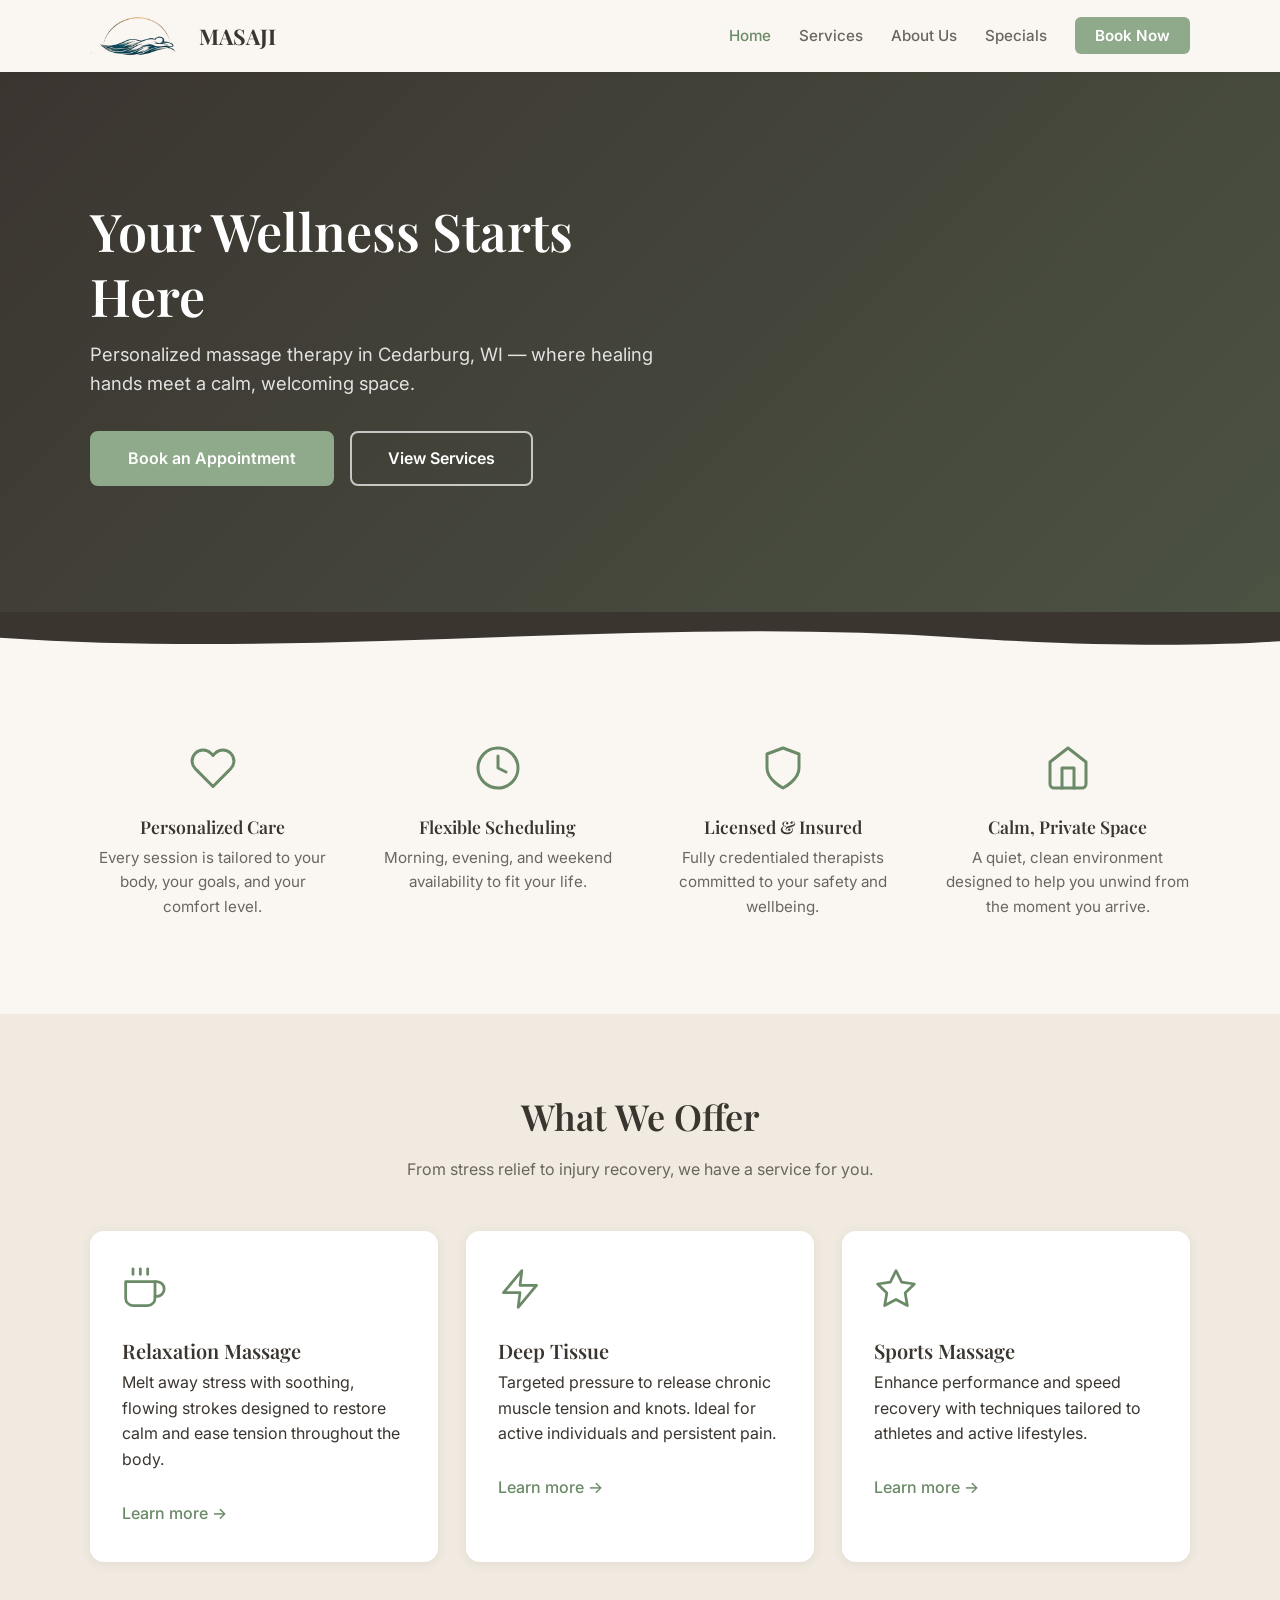
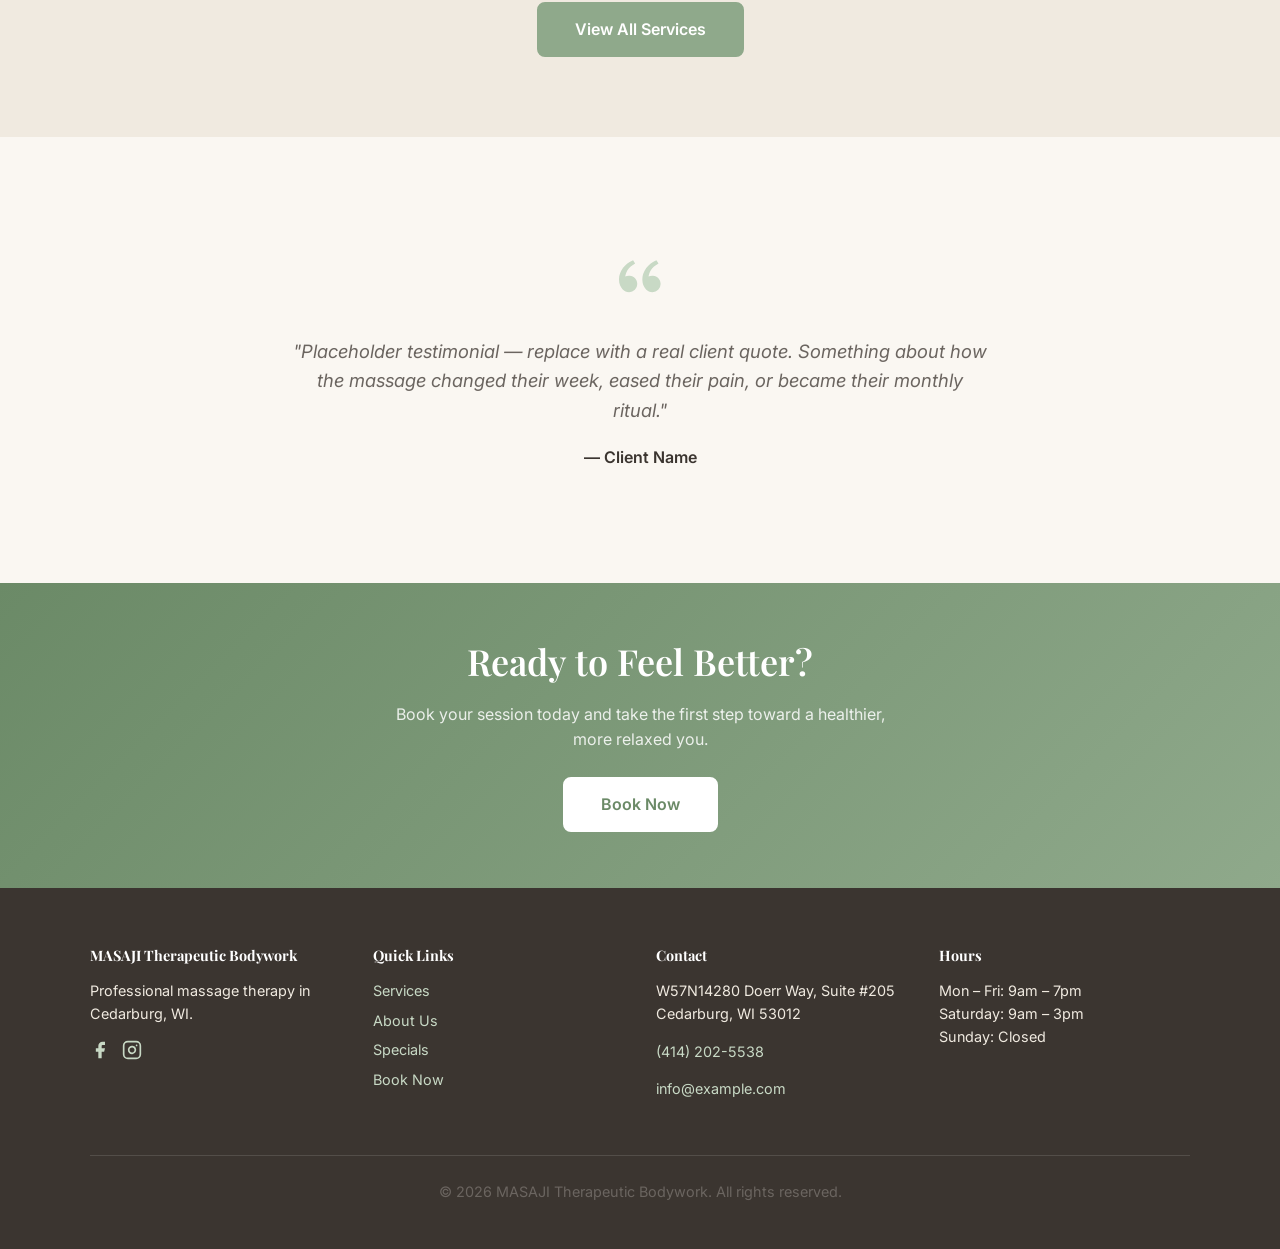
<file: index.html>
<!DOCTYPE html>
<html lang="en">
<head>
  <meta charset="UTF-8">
  <meta name="viewport" content="width=device-width, initial-scale=1.0">
  <title>MASAJI Therapeutic Bodywork | Massage Therapy in Cedarburg, WI</title>
  <meta name="description" content="Professional massage therapy in Cedarburg, WI. Relaxation, deep tissue, sports massage and more. Book your appointment today.">
  <link rel="preconnect" href="https://fonts.googleapis.com">
  <link href="https://fonts.googleapis.com/css2?family=Inter:wght@400;500;600&family=Playfair+Display:wght@600;700&display=swap" rel="stylesheet">
  <link rel="stylesheet" href="css/style.css">
</head>
<body>

  <!-- Header -->
  <header>
    <nav class="container nav">
      <a href="index.html" class="nav__logo">
        <img src="images/logo.png" alt="MASAJI Therapeutic Bodywork logo">
        MASAJI
      </a>
      <button class="nav__toggle" aria-label="Menu" aria-expanded="false">
        <span></span><span></span><span></span>
      </button>
      <ul class="nav__links">
        <li><a href="index.html">Home</a></li>
        <li><a href="services.html">Services</a></li>
        <li><a href="about.html">About Us</a></li>
        <li><a href="specials.html">Specials</a></li>
        <li><a href="https://clinicsense.com/book/REPLACE-ME" target="_blank" rel="noopener" class="btn-book">Book Now</a></li>
      </ul>
    </nav>
  </header>

  <!-- Hero with background image -->
  <section class="hero">
    <div class="hero__bg" style="background-image:url('https://images.unsplash.com/photo-1600334089648-b0d9d3028eb2?w=1400&q=80')"></div>
    <div class="hero__overlay"></div>
    <div class="container">
      <div class="hero__content">
        <h1>Your Wellness Starts Here</h1>
        <p>Personalized massage therapy in Cedarburg, WI — where healing hands meet a calm, welcoming space.</p>
        <div class="hero__buttons">
          <a href="https://clinicsense.com/book/REPLACE-ME" target="_blank" rel="noopener" class="btn">Book an Appointment</a>
          <a href="services.html" class="btn btn--outline">View Services</a>
        </div>
      </div>
    </div>
  </section>

  <!-- Wave divider -->
  <div class="wave-divider">
    <svg viewBox="0 0 1440 60" preserveAspectRatio="none" xmlns="http://www.w3.org/2000/svg">
      <path d="M0,30 C360,55 720,5 1080,30 C1260,42 1380,38 1440,34 L1440,0 L0,0 Z" fill="#3B3530"/>
    </svg>
  </div>

  <!-- Features row with icons -->
  <section class="section">
    <div class="container">
      <div class="features">
        <div class="feature">
          <div class="feature__icon">
            <svg width="48" height="48" viewBox="0 0 24 24" fill="none" stroke="currentColor" stroke-width="1.5" stroke-linecap="round" stroke-linejoin="round">
              <path d="M20.84 4.61a5.5 5.5 0 0 0-7.78 0L12 5.67l-1.06-1.06a5.5 5.5 0 0 0-7.78 7.78l1.06 1.06L12 21.23l7.78-7.78 1.06-1.06a5.5 5.5 0 0 0 0-7.78z"/>
            </svg>
          </div>
          <h3>Personalized Care</h3>
          <p>Every session is tailored to your body, your goals, and your comfort level.</p>
        </div>
        <div class="feature">
          <div class="feature__icon">
            <svg width="48" height="48" viewBox="0 0 24 24" fill="none" stroke="currentColor" stroke-width="1.5" stroke-linecap="round" stroke-linejoin="round">
              <circle cx="12" cy="12" r="10"/>
              <path d="M12 6v6l4 2"/>
            </svg>
          </div>
          <h3>Flexible Scheduling</h3>
          <p>Morning, evening, and weekend availability to fit your life.</p>
        </div>
        <div class="feature">
          <div class="feature__icon">
            <svg width="48" height="48" viewBox="0 0 24 24" fill="none" stroke="currentColor" stroke-width="1.5" stroke-linecap="round" stroke-linejoin="round">
              <path d="M12 22s8-4 8-10V5l-8-3-8 3v7c0 6 8 10 8 10z"/>
            </svg>
          </div>
          <h3>Licensed & Insured</h3>
          <p>Fully credentialed therapists committed to your safety and wellbeing.</p>
        </div>
        <div class="feature">
          <div class="feature__icon">
            <svg width="48" height="48" viewBox="0 0 24 24" fill="none" stroke="currentColor" stroke-width="1.5" stroke-linecap="round" stroke-linejoin="round">
              <path d="M3 9l9-7 9 7v11a2 2 0 0 1-2 2H5a2 2 0 0 1-2-2z"/>
              <polyline points="9 22 9 12 15 12 15 22"/>
            </svg>
          </div>
          <h3>Calm, Private Space</h3>
          <p>A quiet, clean environment designed to help you unwind from the moment you arrive.</p>
        </div>
      </div>
    </div>
  </section>

  <!-- Services preview with icons -->
  <section class="section section--alt">
    <div class="container">
      <div class="section-header">
        <h2>What We Offer</h2>
        <p>From stress relief to injury recovery, we have a service for you.</p>
      </div>
      <div class="services-grid">
        <div class="card">
          <div class="card__icon">
            <svg width="44" height="44" viewBox="0 0 24 24" fill="none" stroke="currentColor" stroke-width="1.5" stroke-linecap="round" stroke-linejoin="round">
              <path d="M18 8h1a4 4 0 0 1 0 8h-1"/><path d="M2 8h16v9a4 4 0 0 1-4 4H6a4 4 0 0 1-4-4V8z"/>
              <line x1="6" y1="1" x2="6" y2="4"/><line x1="10" y1="1" x2="10" y2="4"/><line x1="14" y1="1" x2="14" y2="4"/>
            </svg>
          </div>
          <h3>Relaxation Massage</h3>
          <p>Melt away stress with soothing, flowing strokes designed to restore calm and ease tension throughout the body.</p>
          <a href="services.html" class="card__link">Learn more →</a>
        </div>
        <div class="card">
          <div class="card__icon">
            <svg width="44" height="44" viewBox="0 0 24 24" fill="none" stroke="currentColor" stroke-width="1.5" stroke-linecap="round" stroke-linejoin="round">
              <path d="M13 2L3 14h9l-1 8 10-12h-9l1-8z"/>
            </svg>
          </div>
          <h3>Deep Tissue</h3>
          <p>Targeted pressure to release chronic muscle tension and knots. Ideal for active individuals and persistent pain.</p>
          <a href="services.html" class="card__link">Learn more →</a>
        </div>
        <div class="card">
          <div class="card__icon">
            <svg width="44" height="44" viewBox="0 0 24 24" fill="none" stroke="currentColor" stroke-width="1.5" stroke-linecap="round" stroke-linejoin="round">
              <polygon points="12 2 15.09 8.26 22 9.27 17 14.14 18.18 21.02 12 17.77 5.82 21.02 7 14.14 2 9.27 8.91 8.26 12 2"/>
            </svg>
          </div>
          <h3>Sports Massage</h3>
          <p>Enhance performance and speed recovery with techniques tailored to athletes and active lifestyles.</p>
          <a href="services.html" class="card__link">Learn more →</a>
        </div>
      </div>
      <div style="text-align:center; margin-top:2.5rem;">
        <a href="services.html" class="btn">View All Services</a>
      </div>
    </div>
  </section>

  <!-- Testimonial -->
  <section class="section">
    <div class="container">
      <div class="testimonial">
        <div class="testimonial__icon">
          <svg width="56" height="56" viewBox="0 0 24 24" fill="currentColor">
            <path d="M4.583 17.321C3.553 16.227 3 15 3 13.011c0-3.5 2.457-6.637 6.03-8.188l.893 1.378c-3.335 1.804-3.987 4.145-4.247 5.621.537-.278 1.24-.375 1.929-.311 1.804.167 3.226 1.648 3.226 3.489a3.5 3.5 0 0 1-3.5 3.5c-1.073 0-2.099-.49-2.748-1.179zm10 0C13.553 16.227 13 15 13 13.011c0-3.5 2.457-6.637 6.03-8.188l.893 1.378c-3.335 1.804-3.987 4.145-4.247 5.621.537-.278 1.24-.375 1.929-.311 1.804.167 3.226 1.648 3.226 3.489a3.5 3.5 0 0 1-3.5 3.5c-1.073 0-2.099-.49-2.748-1.179z"/>
          </svg>
        </div>
        <blockquote>
          "Placeholder testimonial — replace with a real client quote. Something about how the massage changed their week, eased their pain, or became their monthly ritual."
        </blockquote>
        <div class="testimonial__author">— Client Name</div>
      </div>
    </div>
  </section>

  <!-- CTA Banner -->
  <section class="cta-banner">
    <div class="container">
      <h2>Ready to Feel Better?</h2>
      <p>Book your session today and take the first step toward a healthier, more relaxed you.</p>
      <a href="https://clinicsense.com/book/REPLACE-ME" target="_blank" rel="noopener" class="btn">Book Now</a>
    </div>
  </section>

  <!-- Footer -->
  <footer>
    <div class="container">
      <div class="footer-grid">
        <div>
          <h4>MASAJI Therapeutic Bodywork</h4>
          <p>Professional massage therapy in Cedarburg, WI.</p>
          <div style="display:flex; gap:.75rem; margin-top:.75rem;">
            <a href="#" aria-label="Facebook">
              <svg width="20" height="20" viewBox="0 0 24 24" fill="currentColor"><path d="M18 2h-3a5 5 0 0 0-5 5v3H7v4h3v8h4v-8h3l1-4h-4V7a1 1 0 0 1 1-1h3z"/></svg>
            </a>
            <a href="#" aria-label="Instagram">
              <svg width="20" height="20" viewBox="0 0 24 24" fill="none" stroke="currentColor" stroke-width="2" stroke-linecap="round" stroke-linejoin="round"><rect x="2" y="2" width="20" height="20" rx="5" ry="5"/><path d="M16 11.37A4 4 0 1 1 12.63 8 4 4 0 0 1 16 11.37z"/><line x1="17.5" y1="6.5" x2="17.51" y2="6.5"/></svg>
            </a>
          </div>
        </div>
        <div>
          <h4>Quick Links</h4>
          <ul>
            <li><a href="services.html">Services</a></li>
            <li><a href="about.html">About Us</a></li>
            <li><a href="specials.html">Specials</a></li>
            <li><a href="https://clinicsense.com/book/REPLACE-ME" target="_blank" rel="noopener">Book Now</a></li>
          </ul>
        </div>
        <div>
          <h4>Contact</h4>
          <p>W57N14280 Doerr Way, Suite #205<br>Cedarburg, WI 53012</p>
          <p><a href="tel:4142025538">(414) 202-5538</a></p>
          <p><a href="mailto:info@example.com">info@example.com</a></p>
        </div>
        <div>
          <h4>Hours</h4>
          <p>Mon – Fri: 9am – 7pm<br>Saturday: 9am – 3pm<br>Sunday: Closed</p>
        </div>
      </div>
      <div class="footer__copy">
        <p>&copy; 2026 MASAJI Therapeutic Bodywork. All rights reserved.</p>
      </div>
    </div>
  </footer>

  <script src="js/main.js"></script>
</body>
</html>
</file>
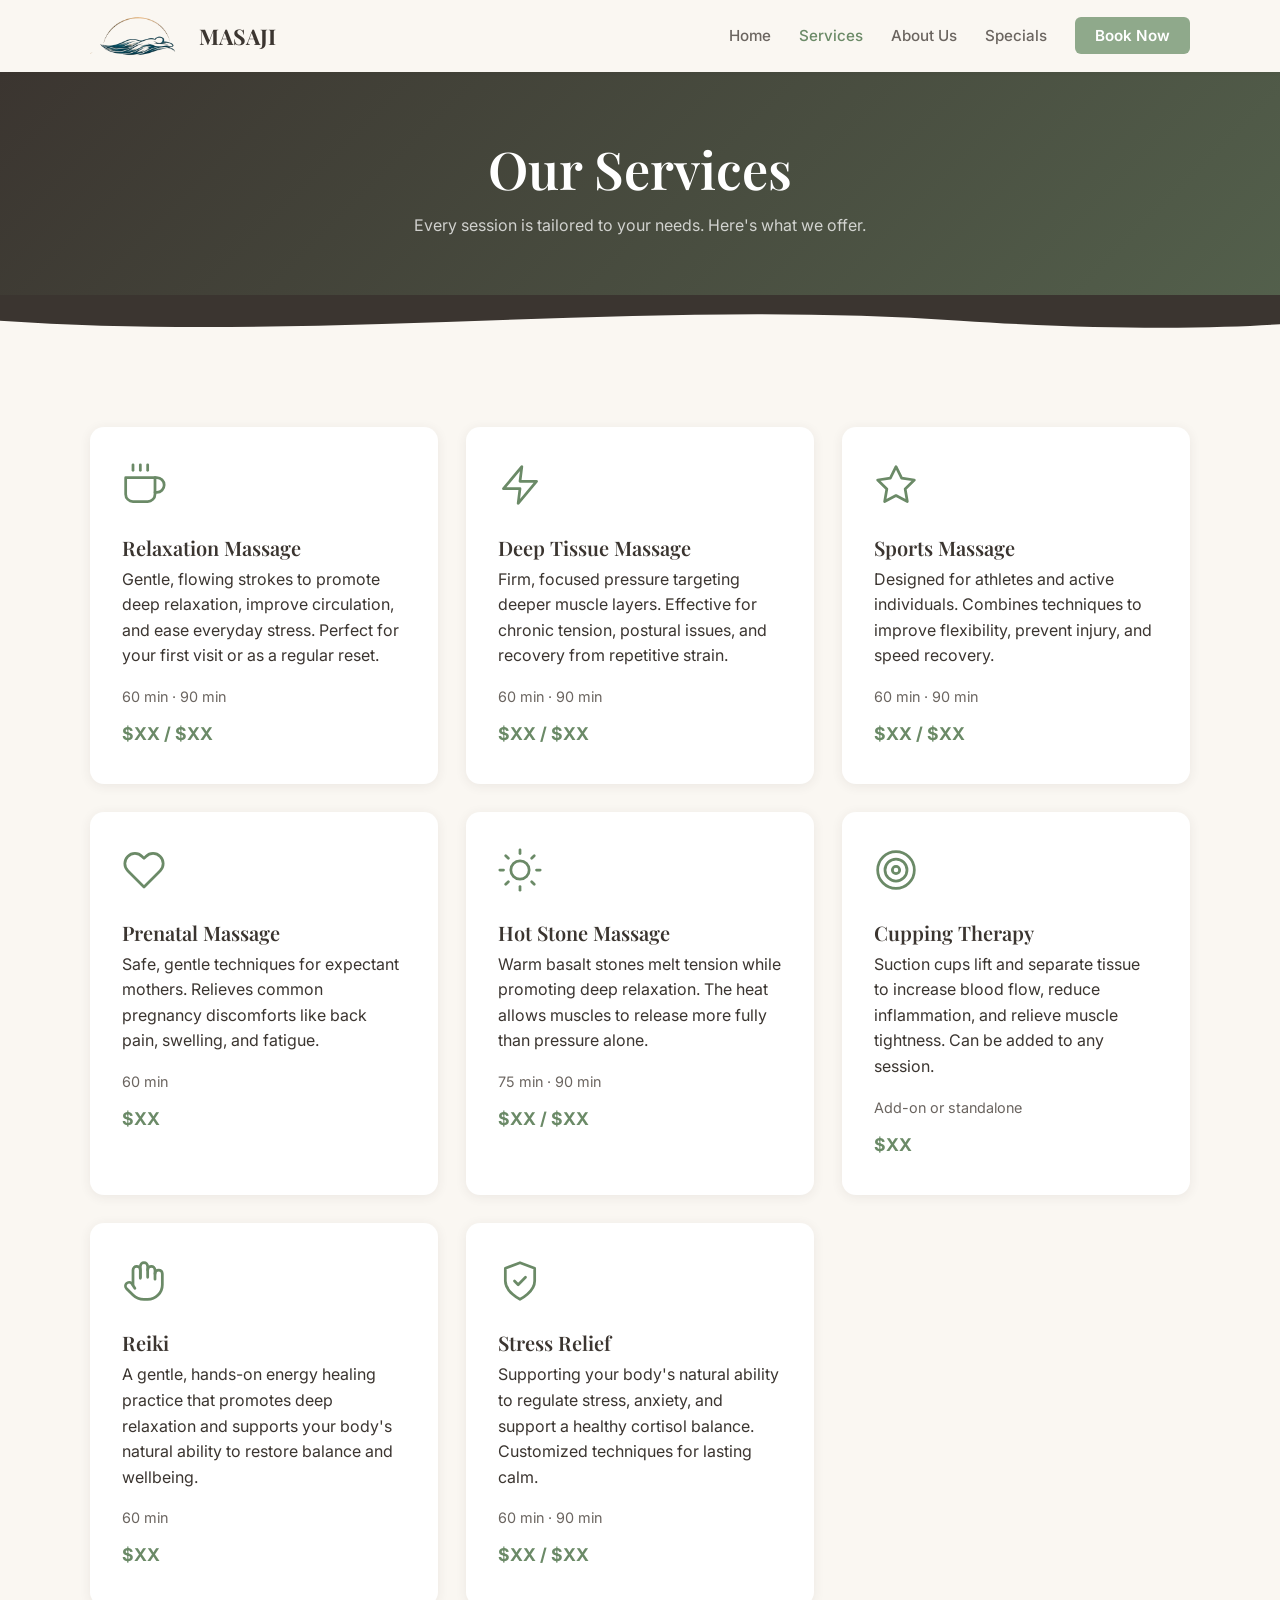
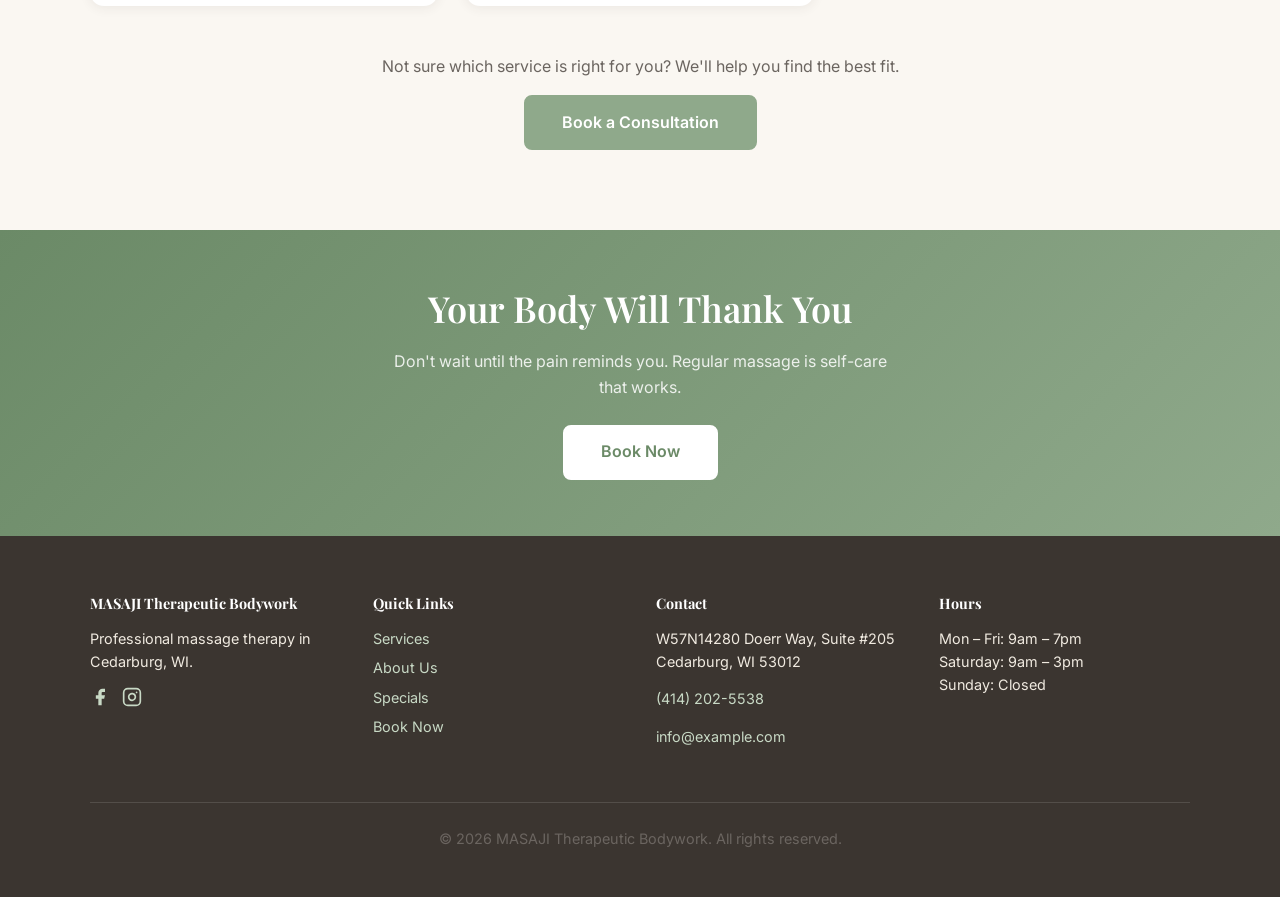
<file: services.html>
<!DOCTYPE html>
<html lang="en">
<head>
  <meta charset="UTF-8">
  <meta name="viewport" content="width=device-width, initial-scale=1.0">
  <title>Our Services | MASAJI Therapeutic Bodywork — Cedarburg, WI</title>
  <meta name="description" content="Massage therapy services in Cedarburg, WI: relaxation, deep tissue, sports massage, prenatal, hot stone, and more.">
  <link rel="preconnect" href="https://fonts.googleapis.com">
  <link href="https://fonts.googleapis.com/css2?family=Inter:wght@400;500;600&family=Playfair+Display:wght@600;700&display=swap" rel="stylesheet">
  <link rel="stylesheet" href="css/style.css">
</head>
<body>

  <!-- Header -->
  <header>
    <nav class="container nav">
      <a href="index.html" class="nav__logo">
        <img src="images/logo.png" alt="MASAJI Therapeutic Bodywork logo">
        MASAJI
      </a>
      <button class="nav__toggle" aria-label="Menu" aria-expanded="false">
        <span></span><span></span><span></span>
      </button>
      <ul class="nav__links">
        <li><a href="index.html">Home</a></li>
        <li><a href="services.html">Services</a></li>
        <li><a href="about.html">About Us</a></li>
        <li><a href="specials.html">Specials</a></li>
        <li><a href="https://clinicsense.com/book/REPLACE-ME" target="_blank" rel="noopener" class="btn-book">Book Now</a></li>
      </ul>
    </nav>
  </header>

  <!-- Page hero with background -->
  <section class="page-hero">
    <div class="page-hero__bg" style="background-image:url('https://images.unsplash.com/photo-1544161515-4ab6ce6db874?w=1400&q=80')"></div>
    <div class="page-hero__overlay"></div>
    <div class="container">
      <h1>Our Services</h1>
      <p>Every session is tailored to your needs. Here's what we offer.</p>
    </div>
  </section>

  <div class="wave-divider">
    <svg viewBox="0 0 1440 60" preserveAspectRatio="none" xmlns="http://www.w3.org/2000/svg">
      <path d="M0,30 C360,55 720,5 1080,30 C1260,42 1380,38 1440,34 L1440,0 L0,0 Z" fill="#3B3530"/>
    </svg>
  </div>

  <!-- Services -->
  <section class="section">
    <div class="container">
      <div class="services-grid">

        <div class="card">
          <div class="card__icon">
            <!-- Cup / relaxation -->
            <svg width="44" height="44" viewBox="0 0 24 24" fill="none" stroke="currentColor" stroke-width="1.5" stroke-linecap="round" stroke-linejoin="round">
              <path d="M18 8h1a4 4 0 0 1 0 8h-1"/><path d="M2 8h16v9a4 4 0 0 1-4 4H6a4 4 0 0 1-4-4V8z"/>
              <line x1="6" y1="1" x2="6" y2="4"/><line x1="10" y1="1" x2="10" y2="4"/><line x1="14" y1="1" x2="14" y2="4"/>
            </svg>
          </div>
          <h3>Relaxation Massage</h3>
          <p>Gentle, flowing strokes to promote deep relaxation, improve circulation, and ease everyday stress. Perfect for your first visit or as a regular reset.</p>
          <div class="card__duration">60 min · 90 min</div>
          <div class="card__price">$XX / $XX</div>
        </div>

        <div class="card">
          <div class="card__icon">
            <!-- Lightning / deep tissue -->
            <svg width="44" height="44" viewBox="0 0 24 24" fill="none" stroke="currentColor" stroke-width="1.5" stroke-linecap="round" stroke-linejoin="round">
              <path d="M13 2L3 14h9l-1 8 10-12h-9l1-8z"/>
            </svg>
          </div>
          <h3>Deep Tissue Massage</h3>
          <p>Firm, focused pressure targeting deeper muscle layers. Effective for chronic tension, postural issues, and recovery from repetitive strain.</p>
          <div class="card__duration">60 min · 90 min</div>
          <div class="card__price">$XX / $XX</div>
        </div>

        <div class="card">
          <div class="card__icon">
            <!-- Star / sports -->
            <svg width="44" height="44" viewBox="0 0 24 24" fill="none" stroke="currentColor" stroke-width="1.5" stroke-linecap="round" stroke-linejoin="round">
              <polygon points="12 2 15.09 8.26 22 9.27 17 14.14 18.18 21.02 12 17.77 5.82 21.02 7 14.14 2 9.27 8.91 8.26 12 2"/>
            </svg>
          </div>
          <h3>Sports Massage</h3>
          <p>Designed for athletes and active individuals. Combines techniques to improve flexibility, prevent injury, and speed recovery.</p>
          <div class="card__duration">60 min · 90 min</div>
          <div class="card__price">$XX / $XX</div>
        </div>

        <div class="card">
          <div class="card__icon">
            <!-- Heart / prenatal -->
            <svg width="44" height="44" viewBox="0 0 24 24" fill="none" stroke="currentColor" stroke-width="1.5" stroke-linecap="round" stroke-linejoin="round">
              <path d="M20.84 4.61a5.5 5.5 0 0 0-7.78 0L12 5.67l-1.06-1.06a5.5 5.5 0 0 0-7.78 7.78l1.06 1.06L12 21.23l7.78-7.78 1.06-1.06a5.5 5.5 0 0 0 0-7.78z"/>
            </svg>
          </div>
          <h3>Prenatal Massage</h3>
          <p>Safe, gentle techniques for expectant mothers. Relieves common pregnancy discomforts like back pain, swelling, and fatigue.</p>
          <div class="card__duration">60 min</div>
          <div class="card__price">$XX</div>
        </div>

        <div class="card">
          <div class="card__icon">
            <!-- Sun / hot stone -->
            <svg width="44" height="44" viewBox="0 0 24 24" fill="none" stroke="currentColor" stroke-width="1.5" stroke-linecap="round" stroke-linejoin="round">
              <circle cx="12" cy="12" r="5"/>
              <line x1="12" y1="1" x2="12" y2="3"/><line x1="12" y1="21" x2="12" y2="23"/>
              <line x1="4.22" y1="4.22" x2="5.64" y2="5.64"/><line x1="18.36" y1="18.36" x2="19.78" y2="19.78"/>
              <line x1="1" y1="12" x2="3" y2="12"/><line x1="21" y1="12" x2="23" y2="12"/>
              <line x1="4.22" y1="19.78" x2="5.64" y2="18.36"/><line x1="18.36" y1="5.64" x2="19.78" y2="4.22"/>
            </svg>
          </div>
          <h3>Hot Stone Massage</h3>
          <p>Warm basalt stones melt tension while promoting deep relaxation. The heat allows muscles to release more fully than pressure alone.</p>
          <div class="card__duration">75 min · 90 min</div>
          <div class="card__price">$XX / $XX</div>
        </div>

        <div class="card">
          <div class="card__icon">
            <!-- Target / cupping -->
            <svg width="44" height="44" viewBox="0 0 24 24" fill="none" stroke="currentColor" stroke-width="1.5" stroke-linecap="round" stroke-linejoin="round">
              <circle cx="12" cy="12" r="10"/><circle cx="12" cy="12" r="6"/><circle cx="12" cy="12" r="2"/>
            </svg>
          </div>
          <h3>Cupping Therapy</h3>
          <p>Suction cups lift and separate tissue to increase blood flow, reduce inflammation, and relieve muscle tightness. Can be added to any session.</p>
          <div class="card__duration">Add-on or standalone</div>
          <div class="card__price">$XX</div>
        </div>

        <div class="card">
          <div class="card__icon">
            <!-- Hands / reiki -->
            <svg width="44" height="44" viewBox="0 0 24 24" fill="none" stroke="currentColor" stroke-width="1.5" stroke-linecap="round" stroke-linejoin="round">
              <path d="M18 11V6a2 2 0 0 0-2-2a2 2 0 0 0-2 2v0"/>
              <path d="M14 10V4a2 2 0 0 0-2-2a2 2 0 0 0-2 2v6"/>
              <path d="M10 10.5V6a2 2 0 0 0-2-2a2 2 0 0 0-2 2v8"/>
              <path d="M18 8a2 2 0 1 1 4 0v6a8 8 0 0 1-8 8h-2c-2.8 0-4.5-.86-5.99-2.34l-3.6-3.6a2 2 0 0 1 2.83-2.82L7 16"/>
            </svg>
          </div>
          <h3>Reiki</h3>
          <p>A gentle, hands-on energy healing practice that promotes deep relaxation and supports your body's natural ability to restore balance and wellbeing.</p>
          <div class="card__duration">60 min</div>
          <div class="card__price">$XX</div>
        </div>

        <div class="card">
          <div class="card__icon">
            <!-- Shield / stress relief -->
            <svg width="44" height="44" viewBox="0 0 24 24" fill="none" stroke="currentColor" stroke-width="1.5" stroke-linecap="round" stroke-linejoin="round">
              <path d="M12 22s8-4 8-10V5l-8-3-8 3v7c0 6 8 10 8 10z"/>
              <path d="M9 12l2 2 4-4"/>
            </svg>
          </div>
          <h3>Stress Relief</h3>
          <p>Supporting your body's natural ability to regulate stress, anxiety, and support a healthy cortisol balance. Customized techniques for lasting calm.</p>
          <div class="card__duration">60 min · 90 min</div>
          <div class="card__price">$XX / $XX</div>
        </div>

      </div>

      <div style="text-align:center; margin-top:3rem;">
        <p style="color:var(--text-l);">Not sure which service is right for you? We'll help you find the best fit.</p>
        <a href="https://clinicsense.com/book/REPLACE-ME" target="_blank" rel="noopener" class="btn">Book a Consultation</a>
      </div>
    </div>
  </section>

  <!-- CTA -->
  <section class="cta-banner">
    <div class="container">
      <h2>Your Body Will Thank You</h2>
      <p>Don't wait until the pain reminds you. Regular massage is self-care that works.</p>
      <a href="https://clinicsense.com/book/REPLACE-ME" target="_blank" rel="noopener" class="btn">Book Now</a>
    </div>
  </section>

  <!-- Footer -->
  <footer>
    <div class="container">
      <div class="footer-grid">
        <div>
          <h4>MASAJI Therapeutic Bodywork</h4>
          <p>Professional massage therapy in Cedarburg, WI.</p>
          <div style="display:flex; gap:.75rem; margin-top:.75rem;">
            <a href="#" aria-label="Facebook"><svg width="20" height="20" viewBox="0 0 24 24" fill="currentColor"><path d="M18 2h-3a5 5 0 0 0-5 5v3H7v4h3v8h4v-8h3l1-4h-4V7a1 1 0 0 1 1-1h3z"/></svg></a>
            <a href="#" aria-label="Instagram"><svg width="20" height="20" viewBox="0 0 24 24" fill="none" stroke="currentColor" stroke-width="2" stroke-linecap="round" stroke-linejoin="round"><rect x="2" y="2" width="20" height="20" rx="5" ry="5"/><path d="M16 11.37A4 4 0 1 1 12.63 8 4 4 0 0 1 16 11.37z"/><line x1="17.5" y1="6.5" x2="17.51" y2="6.5"/></svg></a>
          </div>
        </div>
        <div>
          <h4>Quick Links</h4>
          <ul>
            <li><a href="services.html">Services</a></li>
            <li><a href="about.html">About Us</a></li>
            <li><a href="specials.html">Specials</a></li>
            <li><a href="https://clinicsense.com/book/REPLACE-ME" target="_blank" rel="noopener">Book Now</a></li>
          </ul>
        </div>
        <div>
          <h4>Contact</h4>
          <p>W57N14280 Doerr Way, Suite #205<br>Cedarburg, WI 53012</p>
          <p><a href="tel:4142025538">(414) 202-5538</a></p>
          <p><a href="mailto:info@example.com">info@example.com</a></p>
        </div>
        <div>
          <h4>Hours</h4>
          <p>Mon – Fri: 9am – 7pm<br>Saturday: 9am – 3pm<br>Sunday: Closed</p>
        </div>
      </div>
      <div class="footer__copy">
        <p>&copy; 2026 MASAJI Therapeutic Bodywork. All rights reserved.</p>
      </div>
    </div>
  </footer>

  <script src="js/main.js"></script>
</body>
</html>
</file>
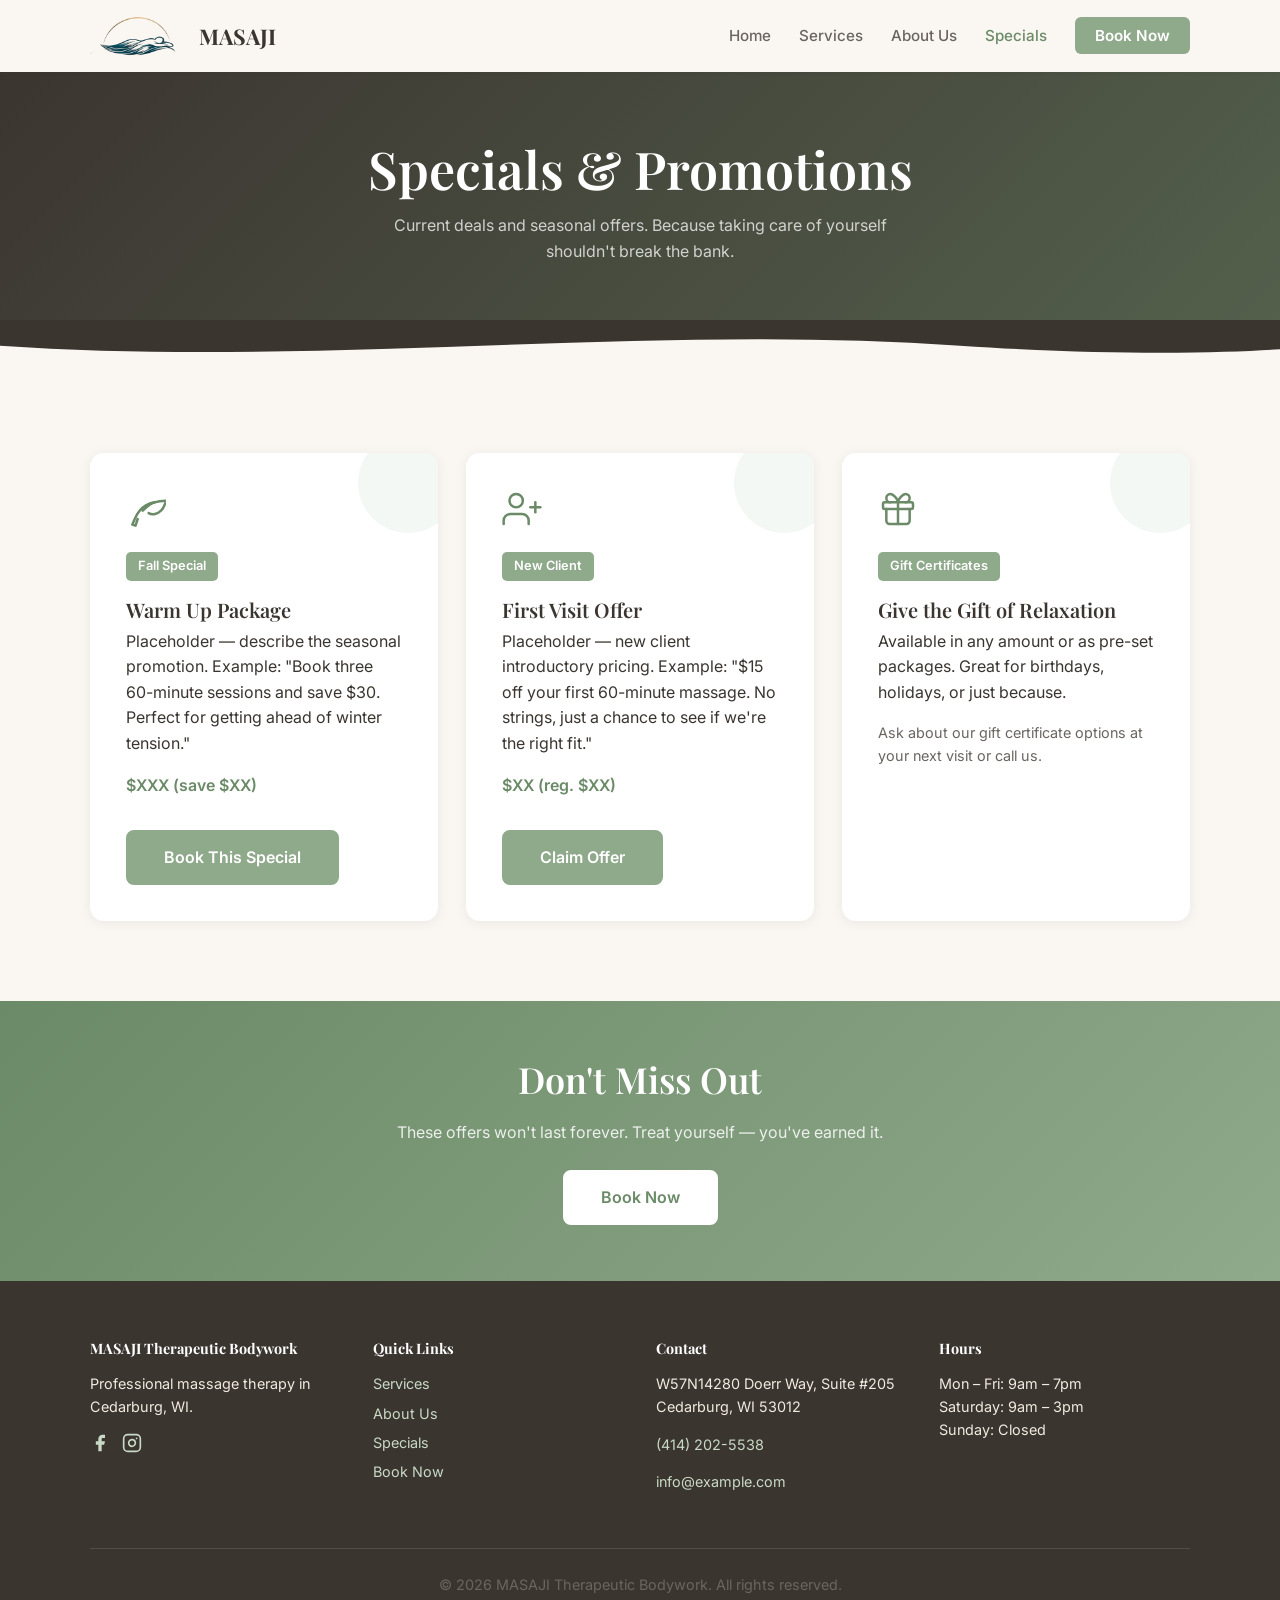
<file: specials.html>
<!DOCTYPE html>
<html lang="en">
<head>
  <meta charset="UTF-8">
  <meta name="viewport" content="width=device-width, initial-scale=1.0">
  <title>Specials & Promotions | MASAJI Therapeutic Bodywork — Cedarburg, WI</title>
  <meta name="description" content="Current massage therapy specials, seasonal promotions, and package deals at MASAJI Therapeutic Bodywork in Cedarburg, WI.">
  <link rel="preconnect" href="https://fonts.googleapis.com">
  <link href="https://fonts.googleapis.com/css2?family=Inter:wght@400;500;600&family=Playfair+Display:wght@600;700&display=swap" rel="stylesheet">
  <link rel="stylesheet" href="css/style.css">
</head>
<body>

  <!-- Header -->
  <header>
    <nav class="container nav">
      <a href="index.html" class="nav__logo">
        <img src="images/logo.png" alt="MASAJI Therapeutic Bodywork logo">
        MASAJI
      </a>
      <button class="nav__toggle" aria-label="Menu" aria-expanded="false">
        <span></span><span></span><span></span>
      </button>
      <ul class="nav__links">
        <li><a href="index.html">Home</a></li>
        <li><a href="services.html">Services</a></li>
        <li><a href="about.html">About Us</a></li>
        <li><a href="specials.html">Specials</a></li>
        <li><a href="https://clinicsense.com/book/REPLACE-ME" target="_blank" rel="noopener" class="btn-book">Book Now</a></li>
      </ul>
    </nav>
  </header>

  <!-- Page hero -->
  <section class="page-hero">
    <div class="page-hero__bg" style="background-image:url('https://images.unsplash.com/photo-1507003211169-0a1dd7228f2d?w=1400&q=80')"></div>
    <div class="page-hero__overlay"></div>
    <div class="container">
      <h1>Specials & Promotions</h1>
      <p>Current deals and seasonal offers. Because taking care of yourself shouldn't break the bank.</p>
    </div>
  </section>

  <div class="wave-divider">
    <svg viewBox="0 0 1440 60" preserveAspectRatio="none" xmlns="http://www.w3.org/2000/svg">
      <path d="M0,30 C360,55 720,5 1080,30 C1260,42 1380,38 1440,34 L1440,0 L0,0 Z" fill="#3B3530"/>
    </svg>
  </div>

  <!-- Specials -->
  <section class="section">
    <div class="container">
      <div class="specials-list">

        <div class="special">
          <div class="special__icon">
            <svg width="40" height="40" viewBox="0 0 24 24" fill="none" stroke="currentColor" stroke-width="1.5" stroke-linecap="round" stroke-linejoin="round">
              <path d="M17 8C8 10 5.9 16.17 3.82 21.34l1.89.66L7 18"/>
              <path d="M17 8c3-1 7-1 7-1s-1 4-3 6c-2.02 2.02-5.09 2.78-7.4 1.44"/>
              <path d="M17 8c-3 1-7 5-7 5"/>
            </svg>
          </div>
          <span class="special__tag">Fall Special</span>
          <h3>Warm Up Package</h3>
          <p>Placeholder — describe the seasonal promotion. Example: "Book three 60-minute sessions and save $30. Perfect for getting ahead of winter tension."</p>
          <p style="font-weight:600; color:var(--sage-d); position:relative; z-index:1;">$XXX (save $XX)</p>
          <a href="https://clinicsense.com/book/REPLACE-ME" target="_blank" rel="noopener" class="btn" style="margin-top:1rem;">Book This Special</a>
        </div>

        <div class="special">
          <div class="special__icon">
            <svg width="40" height="40" viewBox="0 0 24 24" fill="none" stroke="currentColor" stroke-width="1.5" stroke-linecap="round" stroke-linejoin="round">
              <path d="M16 21v-2a4 4 0 0 0-4-4H5a4 4 0 0 0-4 4v2"/>
              <circle cx="8.5" cy="7" r="4"/>
              <line x1="20" y1="8" x2="20" y2="14"/><line x1="23" y1="11" x2="17" y2="11"/>
            </svg>
          </div>
          <span class="special__tag">New Client</span>
          <h3>First Visit Offer</h3>
          <p>Placeholder — new client introductory pricing. Example: "$15 off your first 60-minute massage. No strings, just a chance to see if we're the right fit."</p>
          <p style="font-weight:600; color:var(--sage-d); position:relative; z-index:1;">$XX (reg. $XX)</p>
          <a href="https://clinicsense.com/book/REPLACE-ME" target="_blank" rel="noopener" class="btn" style="margin-top:1rem;">Claim Offer</a>
        </div>

        <div class="special">
          <div class="special__icon">
            <svg width="40" height="40" viewBox="0 0 24 24" fill="none" stroke="currentColor" stroke-width="1.5" stroke-linecap="round" stroke-linejoin="round">
              <rect x="3" y="8" width="18" height="4" rx="1" ry="1"/>
              <path d="M12 8v13"/><path d="M19 12v7a2 2 0 0 1-2 2H7a2 2 0 0 1-2-2v-7"/>
              <path d="M7.5 8a2.5 2.5 0 0 1 0-5C9 3 12 6 12 8"/>
              <path d="M16.5 8a2.5 2.5 0 0 0 0-5C15 3 12 6 12 8"/>
            </svg>
          </div>
          <span class="special__tag">Gift Certificates</span>
          <h3>Give the Gift of Relaxation</h3>
          <p>Available in any amount or as pre-set packages. Great for birthdays, holidays, or just because.</p>
          <p style="color:var(--text-l); font-size:.9rem; position:relative; z-index:1;">Ask about our gift certificate options at your next visit or call us.</p>
        </div>

      </div>
    </div>
  </section>

  <!-- CTA -->
  <section class="cta-banner">
    <div class="container">
      <h2>Don't Miss Out</h2>
      <p>These offers won't last forever. Treat yourself — you've earned it.</p>
      <a href="https://clinicsense.com/book/REPLACE-ME" target="_blank" rel="noopener" class="btn">Book Now</a>
    </div>
  </section>

  <!-- Footer -->
  <footer>
    <div class="container">
      <div class="footer-grid">
        <div>
          <h4>MASAJI Therapeutic Bodywork</h4>
          <p>Professional massage therapy in Cedarburg, WI.</p>
          <div style="display:flex; gap:.75rem; margin-top:.75rem;">
            <a href="#" aria-label="Facebook"><svg width="20" height="20" viewBox="0 0 24 24" fill="currentColor"><path d="M18 2h-3a5 5 0 0 0-5 5v3H7v4h3v8h4v-8h3l1-4h-4V7a1 1 0 0 1 1-1h3z"/></svg></a>
            <a href="#" aria-label="Instagram"><svg width="20" height="20" viewBox="0 0 24 24" fill="none" stroke="currentColor" stroke-width="2" stroke-linecap="round" stroke-linejoin="round"><rect x="2" y="2" width="20" height="20" rx="5" ry="5"/><path d="M16 11.37A4 4 0 1 1 12.63 8 4 4 0 0 1 16 11.37z"/><line x1="17.5" y1="6.5" x2="17.51" y2="6.5"/></svg></a>
          </div>
        </div>
        <div>
          <h4>Quick Links</h4>
          <ul>
            <li><a href="services.html">Services</a></li>
            <li><a href="about.html">About Us</a></li>
            <li><a href="specials.html">Specials</a></li>
            <li><a href="https://clinicsense.com/book/REPLACE-ME" target="_blank" rel="noopener">Book Now</a></li>
          </ul>
        </div>
        <div>
          <h4>Contact</h4>
          <p>W57N14280 Doerr Way, Suite #205<br>Cedarburg, WI 53012</p>
          <p><a href="tel:4142025538">(414) 202-5538</a></p>
          <p><a href="mailto:info@example.com">info@example.com</a></p>
        </div>
        <div>
          <h4>Hours</h4>
          <p>Mon – Fri: 9am – 7pm<br>Saturday: 9am – 3pm<br>Sunday: Closed</p>
        </div>
      </div>
      <div class="footer__copy">
        <p>&copy; 2026 MASAJI Therapeutic Bodywork. All rights reserved.</p>
      </div>
    </div>
  </footer>

  <script src="js/main.js"></script>
</body>
</html>
</file>
<file: css/style.css>
/* ===== Reset & Base ===== */
*, *::before, *::after { box-sizing: border-box; margin: 0; padding: 0; }

:root {
  --cream:  #FAF7F2;
  --warm:   #F0EAE0;
  --sage:   #8FA98B;
  --sage-d: #6B8A67;
  --sage-l: #c8d9c5;
  --text:   #3B3530;
  --text-l: #6B6560;
  --white:  #FFFFFF;
  --shadow: rgba(59,53,48,.08);
  --shadow-md: rgba(59,53,48,.14);
}

html { scroll-behavior: smooth; }

body {
  font-family: 'Inter', system-ui, -apple-system, sans-serif;
  color: var(--text);
  background: var(--cream);
  line-height: 1.6;
  -webkit-font-smoothing: antialiased;
}

img { max-width: 100%; display: block; }
a { color: var(--sage-d); text-decoration: none; }
a:hover { color: var(--sage); }

/* ===== Typography ===== */
h1, h2, h3 { font-family: 'Playfair Display', Georgia, serif; font-weight: 600; line-height: 1.25; }
h1 { font-size: clamp(2.25rem, 5vw, 3.25rem); }
h2 { font-size: clamp(1.5rem, 3.5vw, 2.25rem); margin-bottom: .5em; }
h3 { font-size: 1.25rem; margin-bottom: .35em; }
p  { margin-bottom: 1em; }

/* ===== Layout ===== */
.container { width: min(1100px, 90%); margin: 0 auto; }
.section { padding: 5rem 0; }
.section--alt { background: var(--warm); }
.section-header { text-align: center; max-width: 600px; margin: 0 auto 3rem; }
.section-header p { color: var(--text-l); }

/* ===== Header / Nav ===== */
header {
  background: var(--cream);
  box-shadow: 0 1px 4px var(--shadow);
  position: sticky; top: 0; z-index: 100;
}
.nav { display: flex; align-items: center; justify-content: space-between; padding: 1rem 0; }
.nav__logo { font-family: 'Playfair Display', Georgia, serif; font-size: 1.35rem; font-weight: 700; color: var(--text); display: flex; align-items: center; gap: .6rem; }
.nav__logo img { height: 40px; width: auto; flex-shrink: 0; }
.nav__links { display: flex; gap: 1.75rem; list-style: none; align-items: center; }
.nav__links a { font-size: .95rem; font-weight: 500; color: var(--text-l); transition: color .2s; }
.nav__links a:hover, .nav__links a.active { color: var(--sage-d); }
.nav__links .btn-book { background: var(--sage); color: var(--white); padding: .55rem 1.25rem; border-radius: 6px; font-weight: 600; }
.nav__links .btn-book:hover { background: var(--sage-d); color: var(--white); }

.nav__toggle { display: none; background: none; border: none; cursor: pointer; padding: .5rem; }
.nav__toggle span { display: block; width: 24px; height: 2px; background: var(--text); margin: 5px 0; transition: .3s; }

/* ===== Hero (homepage) ===== */
.hero {
  position: relative;
  min-height: 540px;
  display: flex;
  align-items: center;
  overflow: hidden;
  background: var(--text);
}
.hero__bg {
  position: absolute; inset: 0;
  background-size: cover;
  background-position: center;
  background-repeat: no-repeat;
  opacity: .5;
}
.hero__overlay {
  position: absolute; inset: 0;
  background: linear-gradient(135deg, rgba(59,53,48,.65) 0%, rgba(107,138,103,.35) 100%);
}
.hero__content {
  position: relative; z-index: 1;
  max-width: 600px;
  padding: 4rem 0;
}
.hero__content h1 { color: var(--white); margin-bottom: .75rem; }
.hero__content p { color: rgba(255,255,255,.85); font-size: 1.15rem; margin-bottom: 2rem; }
.hero__buttons { display: flex; gap: 1rem; flex-wrap: wrap; }

.btn {
  display: inline-block; background: var(--sage); color: var(--white);
  padding: .8rem 2.25rem; border-radius: 8px; font-weight: 600;
  font-size: 1rem; transition: all .25s; border: 2px solid var(--sage);
}
.btn:hover { background: var(--sage-d); border-color: var(--sage-d); color: var(--white); transform: translateY(-1px); }
.btn--outline { background: transparent; border-color: rgba(255,255,255,.7); color: var(--white); }
.btn--outline:hover { background: var(--white); color: var(--text); border-color: var(--white); }

/* ===== Page Hero (inner pages) ===== */
.page-hero {
  position: relative;
  padding: 4rem 0 3.5rem;
  text-align: center;
  overflow: hidden;
  background: var(--text);
}
.page-hero__bg {
  position: absolute; inset: 0;
  background-size: cover; background-position: center;
  opacity: .35;
}
.page-hero__overlay {
  position: absolute; inset: 0;
  background: linear-gradient(135deg, rgba(59,53,48,.75) 0%, rgba(107,138,103,.5) 100%);
}
.page-hero h1 { color: var(--white); position: relative; z-index: 1; }
.page-hero p { color: rgba(255,255,255,.75); position: relative; z-index: 1; max-width: 550px; margin: .75rem auto 0; }

/* ===== Wave Divider ===== */
.wave-divider { display: block; width: 100%; line-height: 0; margin-top: -1px; }
.wave-divider svg { display: block; width: 100%; height: auto; }

/* ===== Features Row ===== */
.features {
  display: grid;
  grid-template-columns: repeat(auto-fit, minmax(220px, 1fr));
  gap: 2.5rem; text-align: center;
}
.feature__icon { margin: 0 auto 1rem; color: var(--sage-d); }
.feature h3 { font-size: 1.1rem; margin-bottom: .5rem; }
.feature p { font-size: .95rem; color: var(--text-l); }

/* ===== Services Cards ===== */
.services-grid {
  display: grid;
  grid-template-columns: repeat(auto-fit, minmax(300px, 1fr));
  gap: 1.75rem;
}
.card {
  background: var(--white);
  border-radius: 14px;
  padding: 2.25rem 2rem;
  box-shadow: 0 2px 12px var(--shadow);
  transition: transform .25s, box-shadow .25s;
  position: relative;
  overflow: hidden;
}
.card::before {
  content: '';
  position: absolute; top: 0; left: 0; right: 0; height: 4px;
  background: linear-gradient(90deg, var(--sage), var(--sage-l));
  opacity: 0; transition: opacity .25s;
}
.card:hover { transform: translateY(-4px); box-shadow: 0 8px 24px var(--shadow-md); }
.card:hover::before { opacity: 1; }
.card__icon { margin-bottom: 1.25rem; color: var(--sage-d); }
.card__price { font-size: 1.1rem; font-weight: 700; color: var(--sage-d); margin-top: .75rem; }
.card__duration { font-size: .9rem; color: var(--text-l); }
.card__link { font-weight: 500; display: inline-block; margin-top: .75rem; }

/* ===== Testimonial ===== */
.testimonial {
  max-width: 700px; margin: 0 auto;
  text-align: center; position: relative; padding: 2rem 0;
}
.testimonial__icon { color: var(--sage-l); margin: 0 auto 1.5rem; }
.testimonial blockquote {
  font-style: italic; font-size: 1.15rem; color: var(--text-l);
  margin-bottom: 1.25rem;
}
.testimonial__author { font-weight: 600; color: var(--text); }

/* ===== About / Team ===== */
.team-grid {
  display: grid;
  grid-template-columns: repeat(auto-fit, minmax(320px, 1fr));
  gap: 2.5rem;
}
.team-member {
  background: var(--white);
  border-radius: 14px;
  padding: 2.5rem 2rem;
  box-shadow: 0 2px 12px var(--shadow);
  text-align: center;
}
.team-member__photo {
  width: 160px; height: 160px;
  border-radius: 50%;
  margin: 0 auto 1.5rem;
  overflow: hidden;
  border: 4px solid var(--sage-l);
  background: var(--warm);
}
.team-member__photo img { width: 100%; height: 100%; object-fit: cover; object-position: center top; }
.team-member h3 { margin-bottom: .25rem; }
.team-member__title { color: var(--sage-d); font-weight: 500; margin-bottom: 1rem; font-size: .95rem; }
.team-member__badge { display: inline-block; background: linear-gradient(135deg, var(--sage-d), var(--sage)); color: var(--white); font-size: .75rem; font-weight: 600; padding: .2rem .7rem; border-radius: 4px; margin-bottom: .75rem; letter-spacing: .02em; }
.team-grid--three { grid-template-columns: repeat(3, 1fr); }
@media (max-width: 960px) { .team-grid--three { grid-template-columns: 1fr; } }

/* ===== About content ===== */
.about-content {
  display: grid;
  grid-template-columns: 1fr 1fr;
  gap: 3rem; align-items: center;
}
.about-content__img {
  border-radius: 14px;
  overflow: hidden;
  box-shadow: 0 4px 20px var(--shadow-md);
}
.about-content__img img { width: 100%; height: 350px; object-fit: cover; }

/* ===== Specials ===== */
.specials-list { display: grid; grid-template-columns: repeat(auto-fit, minmax(320px, 1fr)); gap: 1.75rem; }
.special {
  background: var(--white);
  border-radius: 14px;
  padding: 2.25rem;
  box-shadow: 0 2px 12px var(--shadow);
  position: relative;
  overflow: hidden;
}
.special::after {
  content: '';
  position: absolute; top: -20px; right: -20px;
  width: 100px; height: 100px;
  background: var(--sage-l);
  border-radius: 50%;
  opacity: .2;
}
.special__tag { display: inline-block; background: var(--sage); color: var(--white); font-size: .8rem; font-weight: 600; padding: .25rem .75rem; border-radius: 5px; margin-bottom: 1rem; position: relative; z-index: 1; }
.special__icon { color: var(--sage-d); margin-bottom: 1rem; }
.special h3, .special p, .special a { position: relative; z-index: 1; }

/* ===== CTA Banner ===== */
.cta-banner {
  background: linear-gradient(135deg, var(--sage-d) 0%, var(--sage) 100%);
  padding: 3.5rem 0;
  text-align: center;
  color: var(--white);
}
.cta-banner h2 { color: var(--white); }
.cta-banner p { color: rgba(255,255,255,.85); max-width: 500px; margin: 0 auto 1.5rem; }
.cta-banner .btn { background: var(--white); color: var(--sage-d); border-color: var(--white); }
.cta-banner .btn:hover { background: var(--cream); border-color: var(--cream); }

/* ===== Footer ===== */
footer {
  background: var(--text);
  color: var(--warm);
  padding: 3.5rem 0 2rem;
  font-size: .9rem;
}
footer a { color: var(--sage-l); }
footer a:hover { color: var(--white); }
.footer-grid { display: grid; grid-template-columns: repeat(auto-fit, minmax(200px, 1fr)); gap: 2rem; margin-bottom: 2.5rem; }
.footer-grid h4 { color: var(--white); margin-bottom: .75rem; font-family: 'Playfair Display', Georgia, serif; }
.footer-grid ul { list-style: none; }
.footer-grid li { margin-bottom: .4rem; }
.footer__copy { border-top: 1px solid rgba(255,255,255,.12); padding-top: 1.5rem; text-align: center; color: var(--text-l); }

/* ===== Responsive ===== */
@media (max-width: 768px) {
  .nav__links { display: none; flex-direction: column; position: absolute; top: 100%; left: 0; right: 0; background: var(--cream); padding: 1.5rem; box-shadow: 0 4px 12px var(--shadow); gap: 1rem; }
  .nav__links.open { display: flex; }
  .nav__toggle { display: block; }
  .hero { min-height: 420px; }
  .hero__content { padding: 3rem 0; }
  .section { padding: 3.5rem 0; }
  .features { grid-template-columns: 1fr 1fr; }
  .about-content { grid-template-columns: 1fr; }
  .about-content__img img { height: 260px; }
}
@media (max-width: 480px) {
  .features { grid-template-columns: 1fr; }
  .hero__buttons { flex-direction: column; }
}
</file>
